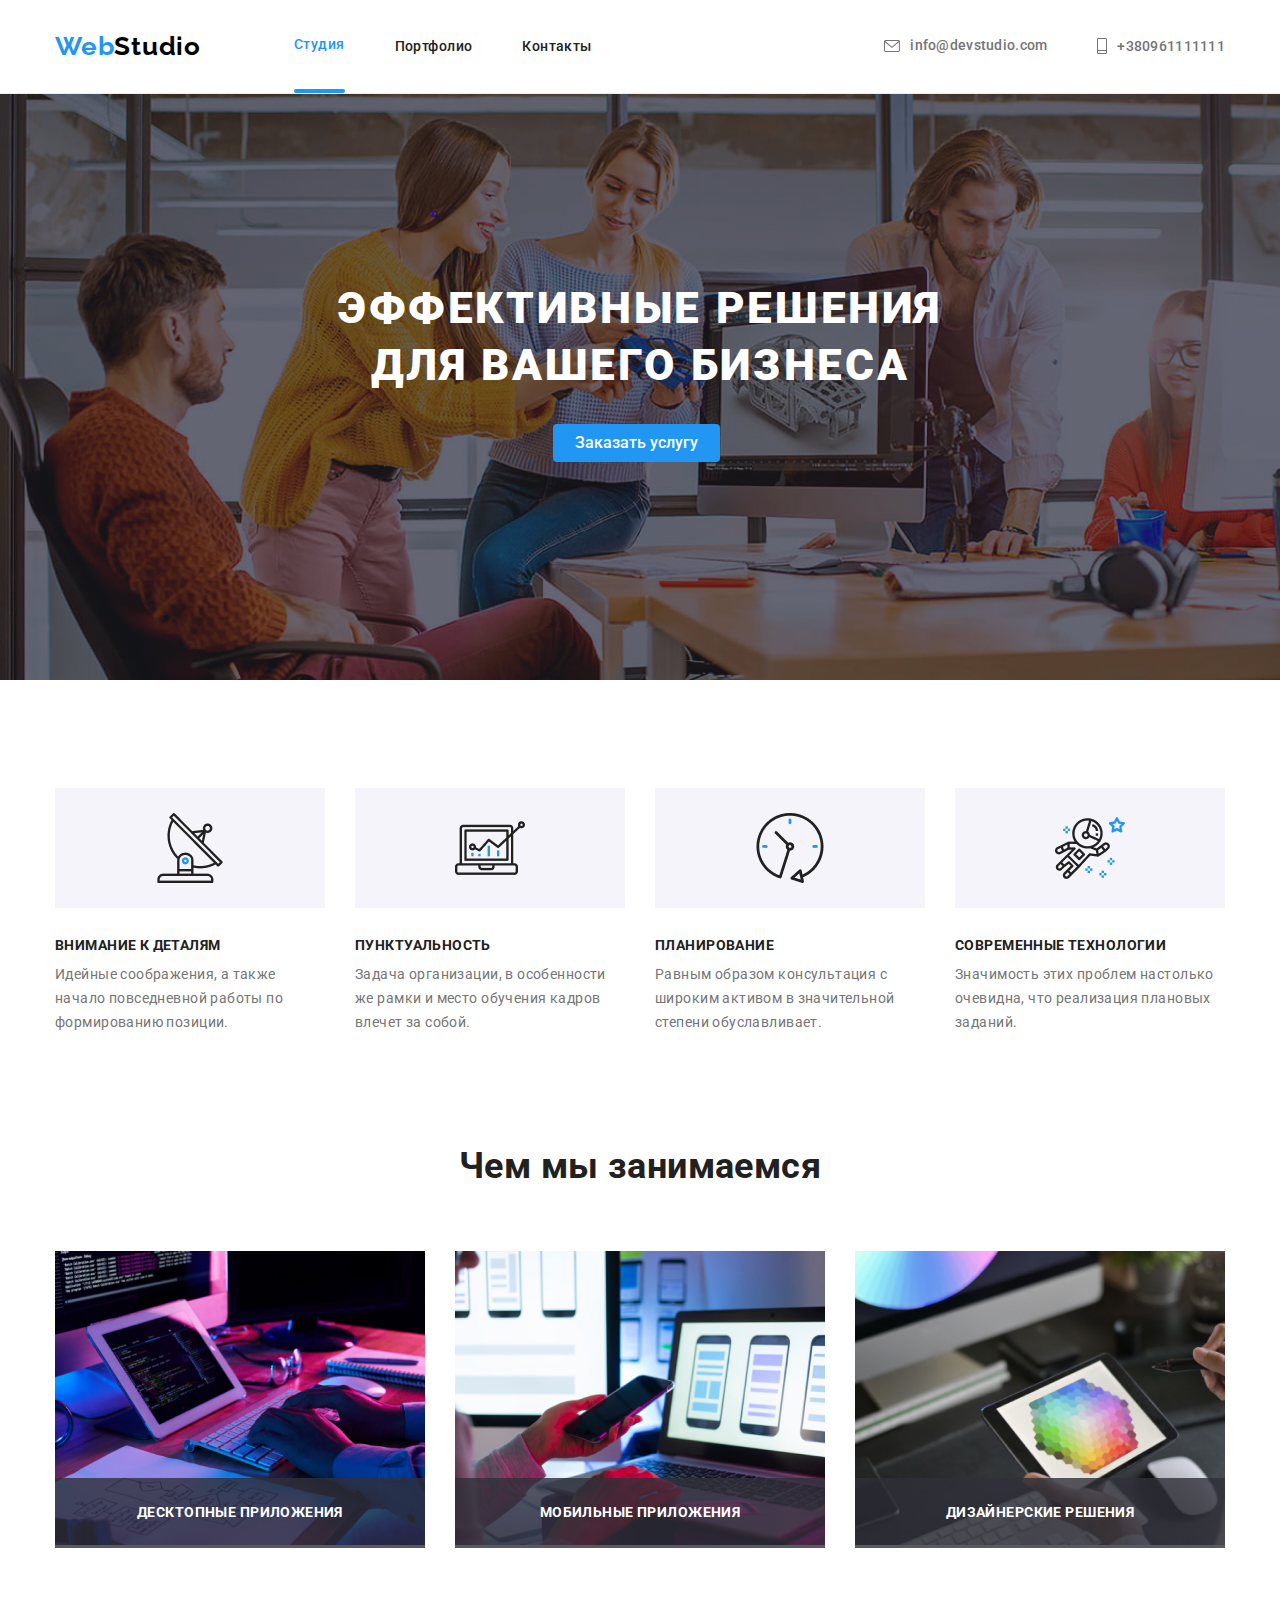
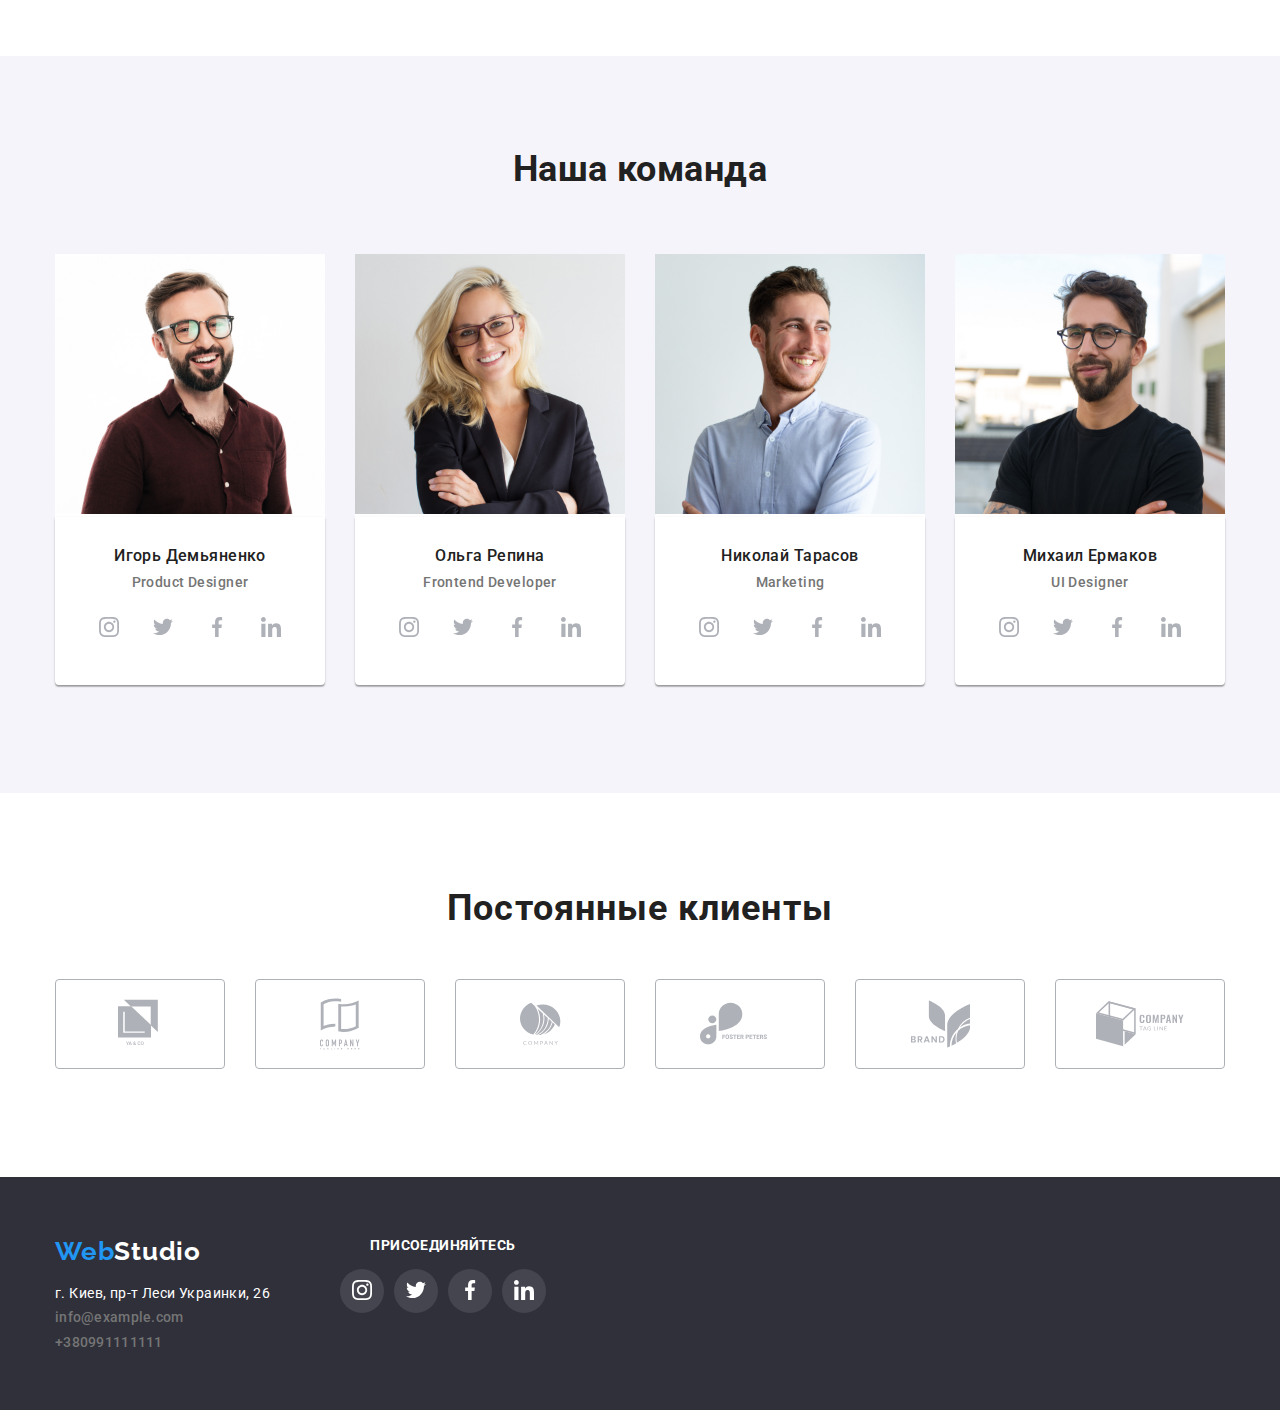
<file: index.html>
<!DOCTYPE html>
<html lang="en">
  <head>
    <meta charset="UTF-8" />
    <meta name="viewport" content="width=device-width, initial-scale=1.0" />
    <title>homwork-5</title>
    <link
      href="https://fonts.googleapis.com/css2?family=Raleway:wght@700&family=Roboto&display=swap"
      rel="stylesheet"
    />
    <link
      href="https://fonts.googleapis.com/css2?family=Raleway:wght@700&display=swap"
      rel="stylesheet"
    />
    <link
      href="https://fonts.googleapis.com/css2?family=Raleway:ital,wght@1,700&family=Roboto:ital,wght@0,500;0,700;0,900;1,400;1,500&display=swap"
      rel="stylesheet"
    />
    <link
      rel="stylesheet"
      href="https://cdnjs.cloudflare.com/ajax/libs/modern-normalize/1.0.0/modern-normalize.min.css"
    />
    <link rel="stylesheet" href="./css/common.css" />
    <link rel="stylesheet" href="./css/main.css" />
  </head>
  <body class="page">
    <header class="page-header">
      <nav class="container main-nav">
        <a href="" class="logo link">Web<span>Studio</span></a>
        <ul class="site-nav list">
          <li class="site-link active"><a class="link current" href="">Студия</a></li>
          <li class="site-link "><a class="link" href="./portfolio.html">Портфолио</a></li>
          <li class="site-link "><a class="link" href="">Контакты</a></li>
        </ul>
        <div class="address-page">
          <address class="wtapper-address">
            <a href="mailto:" class="addres icon-anvelope">
              <svg class="icon-envelope" width="16" height="12">
                <use href="./images/telem-defs.svg#icon-envelope-2"></use>
              </svg>
              info@devstudio.com</a
            >
          </address>
          <address class="wtapper-address">
            <a href="tel:" class="addres icon-smartphone">
              <svg class="icon-smartphon" width="10" height="16">
                <use href="./images/telem-defs.svg#icon-smartphone-1"></use>
              </svg>
              +380961111111</a
            >
          </address>
        </div>
      </nav>
    </header>
    <main>
      <div class="generel center">
        <h1 class="titel titel-generel">
          Эффективные решения<br />
          для вашего бизнеса
        </h1>
        <button class="button primery" data-modal-open>Заказать услугу</button>
      </div>
      <section class="section description">
        <div class="container">
          <ul class="description-list list">
            <li class="description-item icon-antenna">
              <h3 class="titel description-titel">Внимание к деталям</h3>
              <p class="text description-text">
                Идейные соображения, а также начало повседневной работы по
                формированию позиции.
              </p>
            </li>
            <li class="description-item icon-diagram">
              <h3 class="titel description-titel">Пунктуальность</h3>
              <p class="text description-text">
                Задача организации, в особенности же рамки и место обучения
                кадров влечет за собой.
              </p>
            </li>
            <li class="description-item icon-clock">
              <h3 class="titel description-titel">Планирование</h3>
              <p class="text description-text">
                Равным образом консультация с широким активом в значительной
                степени обуславливает.
              </p>
            </li>
            <li class="description-item icon-astronaut">
              <h3 class="titel description-titel">Современные технологии</h3>
              <p class="text description-text">
                Значимость этих проблем настолько очевидна, что реализация
                плановых заданий.
              </p>
            </li>
          </ul>
        </div>
           
      </section>
      <section class="section work center">
        <div class="container">
          <h2 class="titel work-titel">Чем мы занимаемся</h2>
          <ul class="work-list list">
            <li class="work-item">
              <img src="./images/about1.png" alt="" width="370" />
              <div class="wrapper-work-text">
              <h3 class="work-text">Десктопные приложения</h3>
              </div>
            </li>

            <li class="work-item">
              <img src="./images/about2.png" alt="" width="370" />
               <div class="wrapper-work-text">
                <h3 class="work-text">Мобильные приложения</h3>
                </div>
            </li>
            <li class="work-item">
              <img src="./images/about3.png" alt="" width="370" />
               <div class="wrapper-work-text">
                <h3 class="work-text">Дизайнерские решения</h3>
                </div>
            </li>
          </ul>
        </div>
      </section>

    </div>

      <section class="section team center">
        <div class="container container-team">
          <h2 class="titel team-titel">Наша команда</h2>
          <ul class="team-our list">
            <li class="team-list">
              <a href="" class="link">
                <img src="./images/team1.jpg" alt="" width="270" />
                <div class="description-team">
                  <p class="team-name text">Игорь Демьяненко</p>
                  <p class="team-position text">Product Designer</p>
                  <ul class="actions list">
                    <li>
                      <button class="icon-button">
                        <svg class="icon-social">
                          <use href="./images/sprite.svg#icon-instagram"></use>
                        </svg>
                      </button>
                    </li>
                    <li>
                      <button class="icon-button">
                        <svg class="icon-social">
                          <use href="./images/sprite.svg#icon-twitter"></use>
                        </svg>
                      </button>
                    </li>
                    <li>
                      <button class="icon-button">
                        <svg class="icon-social">
                          <use href="./images/sprite.svg#icon-facebook"></use>
                        </svg>
                      </button>
                    </li>
                    <li>
                      <button class="icon-button">
                        <svg class="icon-social">
                          <use href="./images/sprite.svg#icon-linkedin"></use>
                        </svg>
                      </button>
                    </li>
                  </ul>
                </div>
              </a>
            </li>
            <li class="team-list">
              <a href="" class="link">
                <img src="./images/team2.jpg" alt="" width="270" />
                <div class="description-team">
                  <p class="team-name text">Ольга Репина</p>
                  <p class="team-position text">Frontend Developer</p>
                  <ul class="actions list">
                    <li>
                      <button class="icon-button">
                        <svg class="icon-social">
                          <use href="./images/sprite.svg#icon-instagram"></use>
                        </svg>
                      </button>
                    </li>
                    <li>
                      <button class="icon-button">
                        <svg class="icon-social">
                          <use href="./images/sprite.svg#icon-twitter"></use>
                        </svg>
                      </button>
                    </li>
                    <li>
                      <button class="icon-button">
                        <svg class="icon-social">
                          <use href="./images/sprite.svg#icon-facebook"></use>
                        </svg>
                      </button>
                    </li>
                    <li>
                      <button class="icon-button">
                        <svg class="icon-social">
                          <use href="./images/sprite.svg#icon-linkedin"></use>
                        </svg>
                      </button>
                    </li>
                  </ul>
                </div>
              </a>
            </li>
            <li class="team-list">
              <a href="" class="link">
                <img src="./images/team3.jpg" alt="" width="270" />
                <div class="description-team">
                  <p class="team-name text">Николай Тарасов</p>
                  <p class="team-position text">Marketing</p>
                  <ul class="actions list">
                    <li>
                      <button class="icon-button">
                        <svg class="icon-social">
                          <use href="./images/sprite.svg#icon-instagram"></use>
                        </svg>
                      </button>
                    </li>
                    <li>
                      <button class="icon-button">
                        <svg class="icon-social">
                          <use href="./images/sprite.svg#icon-twitter"></use>
                        </svg>
                      </button>
                    </li>
                    <li>
                      <button class="icon-button">
                        <svg class="icon-social">
                          <use href="./images/sprite.svg#icon-facebook"></use>
                        </svg>
                      </button>
                    </li>
                    <li>
                      <button class="icon-button">
                        <svg class="icon-social">
                          <use href="./images/sprite.svg#icon-linkedin"></use>
                        </svg>
                      </button>
                    </li>
                  </ul>
                </div>
              </a>
            </li>
            <li class="team-list">
              <a href="" class="link">
                <img src="./images/team4.jpg" alt="" width="270" />
                <div class="description-team">
                  <p class="team-name text">Михаил Ермаков</p>
                  <p class="team-position text">UI Designer</p>
                  <ul class="actions list">
                    <li>
                      <button class="icon-button">
                        <svg class="icon-social">
                          <use href="./images/sprite.svg#icon-instagram"></use>
                        </svg>
                      </button>
                    </li>
                    <li>
                      <button class="icon-button">
                        <svg class="icon-social">
                          <use href="./images/sprite.svg#icon-twitter"></use>
                        </svg>
                      </button>
                    </li>
                    <li>
                      <button class="icon-button">
                        <svg class="icon-social">
                          <use href="./images/sprite.svg#icon-facebook"></use>
                        </svg>
                      </button>
                    </li>
                    <li>
                      <button class="icon-button">
                        <svg class="icon-social">
                          <use href="./images/sprite.svg#icon-linkedin"></use>
                        </svg>
                      </button>
                    </li>
                  </ul>
                </div>
              </a>
            </li>
          </ul>
        </div>
      </section>
      <section class="section clients center">
        <div class="container">
          <h2 class="titel-clients">Постоянные клиенты</h2>
          <ul class="list list-clients">
            <li class="link-clients">
              <a href="" class="logo-1">
                <svg class="svg-clients">
                  <use
                    href="./images/symbol-defs.svg#icon-logo-1"
                    width="44"
                    heidth="49"
                  ></use>
                </svg>
              </a>
            </li>
            <li class="link-clients">
              <a href="" class="logo-2">
                <svg class="svg-clients">
                  <use
                    href="./images/symbol-defs.svg#icon-logo-2-1"
                    width="40"
                    heidth="52"
                  ></use>
                </svg>
              </a>
            </li>
            <li class="link-clients">
              <a href="" class="logo-3">
                <svg class="svg-clients">
                  <use
                    href="./images/symbol-defs.svg#icon-logo-3-1"
                    width="41"
                    heidth="43"
                  ></use>
                </svg>
              </a>
            </li>
            <li class="link-clients">
              <a href="" class="logo-4">
                <svg class="svg-clients">
                  <use
                    href="./images/symbol-defs.svg#icon-logo-4"
                    width="80"
                    heidth="42"
                  ></use>
                </svg>
              </a>
            </li>
            <li class="link-clients">
              <a href="" class="logo-5">
                <svg class="svg-clients">
                  <use
                    href="./images/symbol-defs.svg#icon-logo-5-1"
                    width="59"
                    heidth="47"
                  ></use>
                </svg>
              </a>
            </li>
            <li class="link-clients">
              <a href="" class="logo-6">
                <svg class="svg-clients">
                  <use
                    href="./images/symbol-defs.svg#icon-logo-6"
                    width="88"
                    heidth="45"
                  ></use>
                </svg>
              </a>
            </li>
          </ul>
        </div>
      </section>
    </main>
    <footer class="page-footer">
      <div class="container wrapper-page-footer">
        <div class="footer-section">
          <a href="" class="logo link"> Web<span>Studio</span></a>
          <address class="address">г. Киев, пр-т Леси Украинки, 26</address>
          <address class="addres">
            <a href="mailto:" class="addres link">info@example.com</a>
          </address>
          <address class="addres">
            <a href="tel:" class="addres link">+380991111111</a>
          </address>
        </div>
        <div class="footer-icon">
          <h2 class="footer-titel">Присоединяйтесь</h2>
          <ul class="actions list">
            <li>
              <button class="icon-button icon-button-footer">
                <svg class="icon-social icon-social-footer">
                  <use href="./images/sprite.svg#icon-instagram"></use>
                </svg>
              </button>
            </li>
            <li>
              <button class="icon-button icon-button-footer">
                <svg class="icon-social icon-social-footer">
                  <use href="./images/sprite.svg#icon-twitter"></use>
                </svg>
              </button>
            </li>
            <li>
              <button class="icon-button icon-button-footer">
                <svg class="icon-social icon-social-footer">
                  <use href="./images/sprite.svg#icon-facebook"></use>
                </svg>
              </button>
            </li>
            <li>
              <button class="icon-button icon-button-footer">
                <svg class="icon-social icon-social-footer">
                  <use href="./images/sprite.svg#icon-linkedin"></use>
                </svg>
              </button>
            </li>
          </ul>
        </div>
      </div>
    </footer>
       <div class="backdrop is-hidden"  data-modal>
                <div class="modal" >
                   <button data-modal-close  class="close-btn">
                     <svg class="cross">
                       <use href="./images/symbol-x.svg#icon-Vector-1-1"
                     </svg>
                   </button>
                    </div>
              </div>

    <script src="./js/modal.js"></script>
  </body>
</html>
</file>
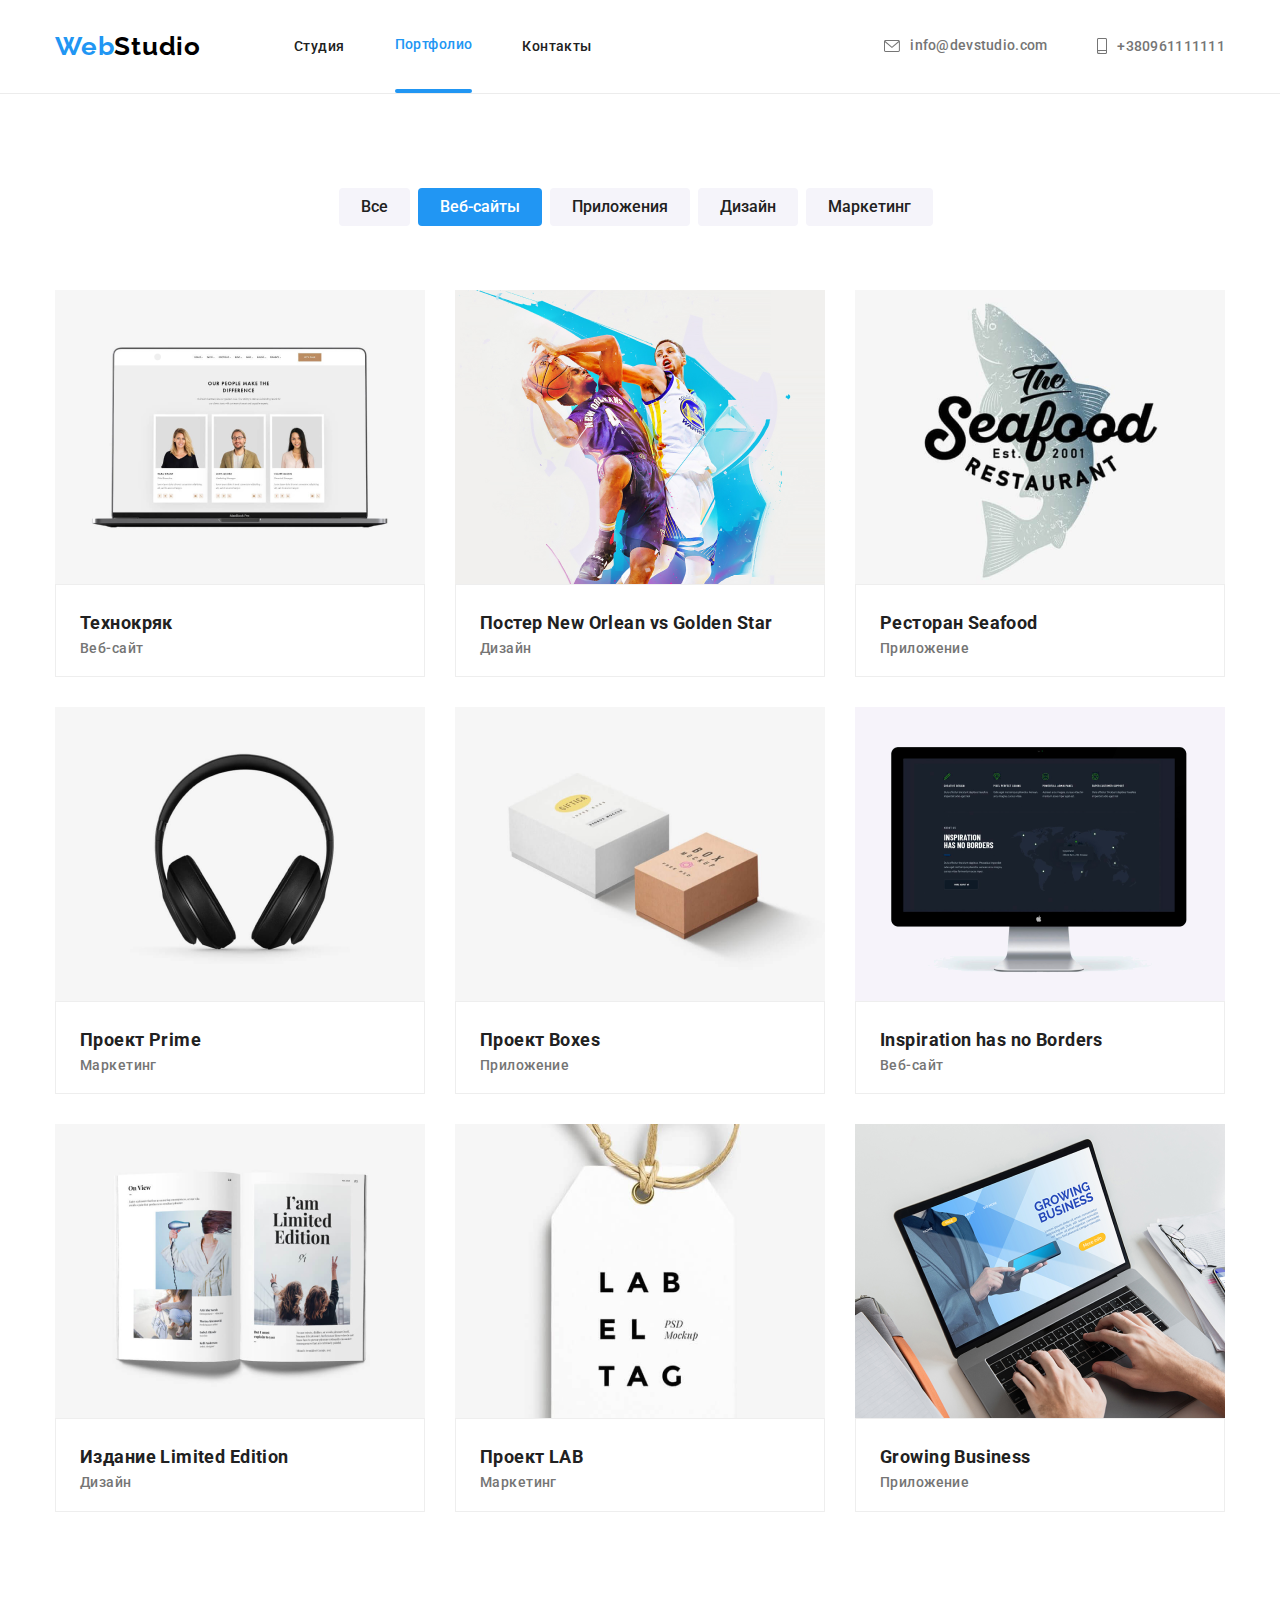
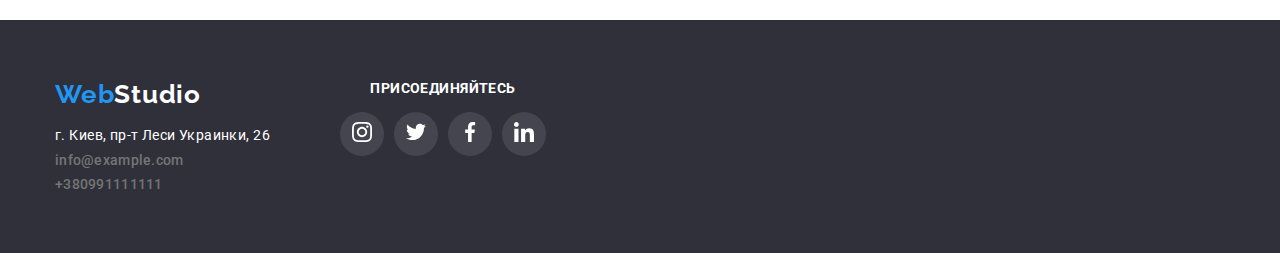
<file: portfolio.html>
<!DOCTYPE html>
<html lang="en">
  <head>
    <meta charset="UTF-8" />
    <meta name="viewport" content="width=device-width, initial-scale=1.0" />
    <title>homwork-5</title>
    <link
      href="https://fonts.googleapis.com/css2?family=Raleway:wght@700&family=Roboto&display=swap"
      rel="stylesheet"
    />
    <link
      href="https://fonts.googleapis.com/css2?family=Raleway:wght@700&display=swap"
      rel="stylesheet"
    />
    <link
      href="https://fonts.googleapis.com/css2?family=Raleway:ital,wght@1,700&family=Roboto:ital,wght@0,500;0,700;0,900;1,400;1,500&display=swap"
      rel="stylesheet"
    />
    <link rel="stylesheet" href="./css/common.css" />
    <link rel="stylesheet" href="./css/main.css" />
  </head>
  <body class="page">
    <header class="page-header">
      <nav class="container main-nav">
        <a href="" class="logo link">Web<span>Studio</span></a>
        <ul class="site-nav list">
          <li class="site-link">
            <a class="link" href="./index.html">Студия</a>
          </li>
          <li class="site-link active">
            <a class="link current" href="">Портфолио</a>
          </li>
          <li class="site-link"><a class="link" href="">Контакты</a></li>
        </ul>
        <div class="address-page">
          <address class="wtapper-address">
            <a href="mailto:" class="addres icon-anvelope">
              <svg class="icon-envelope" width="16" height="12">
                <use href="./images/telem-defs.svg#icon-envelope-2"></use>
              </svg>
              info@devstudio.com</a
            >
          </address>
          <address class="wtapper-address">
            <a href="tel:" class="addres icon-smartphone">
              <svg class="icon-smartphon" width="10" height="16">
                <use href="./images/telem-defs.svg#icon-smartphone-1"></use>
              </svg>
              +380961111111</a
            >
          </address>
        </div>
      </nav>
    </header>
    <main>
      <section class="section portfolio">
        <div class="container">
          <ul class="list iist-button center">
            <li class="button-item"><button class="button">Все</button></li>
            <li class="button-item">
              <button class="button primery">Веб-сайты</button>
            </li>
            <li class="button-item">
              <button class="button">Приложения</button>
            </li>
            <li class="button-item"><button class="button">Дизайн</button></li>
            <li class="button-item">
              <button class="button">Маркетинг</button>
            </li>
          </ul>
          <div class="container-portfolio">
            <ul class="list list-portfolio">
              <li class="product">
                <a href="#" class="link">
                  <div class="product-thumb">
                    <img
                      class="card-img"
                      src="./images/portfolio/portfolio1.png"
                      alt=""
                      width="370"
                    />
                    <div class="prodect-overlay">
                      <p class="product-text">
                        Технокряк это современная площадка распространения
                        коронавируса. Компании используют эту платформу для
                        цифрового шпионажа и атак на защищённые сервера
                        конкурентов.
                      </p>
                    </div>
                  </div>

                  <div class="description-portfolio">
                    <h3 class="titel portfolio-titel">Технокряк</h3>
                    <p class="text">Веб-сайт</p>
                  </div>
                </a>
              </li>
              <li class="product">
                <a href="#" class="link">
                  <div class="product-thumb">
                    <img
                      class="card-img"
                      src="./images/portfolio/portfolio2.png"
                      alt=""
                      width="370"
                    />
                    <div class="prodect-overlay">
                      <p class="product-text">
                        Технокряк это современная площадка распространения
                        коронавируса. Компании используют эту платформу для
                        цифрового шпионажа и атак на защищённые сервера
                        конкурентов.
                      </p>
                    </div>
                  </div>
                  <div class="description-portfolio">
                    <h3 class="titel portfolio-titel">
                      Постер New Orlean vs Golden Star
                    </h3>
                    <p class="text">Дизайн</p>
                  </div>
                </a>
              </li>
              <li class="product">
                <a href="#" class="link">
                  <div class="product-thumb">
                    <img
                      class="card-img"
                      src="./images/portfolio/portfolio3.png"
                      alt=""
                      width="370"
                    />
                    <div class="prodect-overlay">
                      <p class="product-text">
                        Технокряк это современная площадка распространения
                        коронавируса. Компании используют эту платформу для
                        цифрового шпионажа и атак на защищённые сервера
                        конкурентов.
                      </p>
                    </div>
                  </div>
                  <div class="description-portfolio">
                    <h3 class="titel portfolio-titel">Ресторан Seafood</h3>
                    <p class="text">Приложение</p>
                  </div>
                </a>
              </li>
              <li class="product">
                <a href="#" class="link">
                  <div class="product-thumb">
                    <img
                      class="card-img"
                      src="./images/portfolio/portfolio4.png"
                      alt=""
                      width="370"
                    />
                    <div class="prodect-overlay">
                      <p class="product-text">
                        Технокряк это современная площадка распространения
                        коронавируса. Компании используют эту платформу для
                        цифрового шпионажа и атак на защищённые сервера
                        конкурентов.
                      </p>
                    </div>
                  </div>
                  <div class="description-portfolio">
                    <h3 class="titel portfolio-titel">Проект Prime</h3>
                    <p class="text">Маркетинг</p>
                  </div>
                </a>
              </li>
              <li class="product">
                <a href="#" class="link">
                  <div class="product-thumb">
                    <img
                      class="card-img"
                      src="./images/portfolio/portfolio5.png"
                      alt=""
                      width="370"
                    />
                    <div class="prodect-overlay">
                      <p class="product-text">
                        Технокряк это современная площадка распространения
                        коронавируса. Компании используют эту платформу для
                        цифрового шпионажа и атак на защищённые сервера
                        конкурентов.
                      </p>
                    </div>
                  </div>
                  <div class="description-portfolio">
                    <h3 class="titel portfolio-titel">Проект Boxes</h3>
                    <p class="text">Приложение</p>
                  </div>
                </a>
              </li>
              <li class="product">
                <a href="#" class="link">
                  <div class="product-thumb">
                    <img
                      class="card-img"
                      src="./images/portfolio/portfolio6.png"
                      alt=""
                      width="370"
                    />
                    <div class="prodect-overlay">
                      <p class="product-text">
                        Технокряк это современная площадка распространения
                        коронавируса. Компании используют эту платформу для
                        цифрового шпионажа и атак на защищённые сервера
                        конкурентов.
                      </p>
                    </div>
                  </div>
                  <div class="description-portfolio">
                    <h3 class="titel portfolio-titel">
                      Inspiration has no Borders
                    </h3>
                    <p class="text">Веб-сайт</p>
                  </div>
                </a>
              </li>
              <li class="product">
                <a href="#" class="link">
                  <div class="product-thumb">
                    <img
                      class="card-img"
                      src="./images/portfolio/portfolio7.png"
                      alt=""
                      width="370"
                    />
                    <div class="prodect-overlay">
                      <p class="product-text">
                        Технокряк это современная площадка распространения
                        коронавируса. Компании используют эту платформу для
                        цифрового шпионажа и атак на защищённые сервера
                        конкурентов.
                      </p>
                    </div>
                  </div>
                  <div class="description-portfolio">
                    <h3 class="titel portfolio-titel">
                      Издание Limited Edition
                    </h3>
                    <p class="text">Дизайн</p>
                  </div>
                </a>
              </li>
              <li class="product">
                <a href="#" class="link">
                  <div class="product-thumb">
                    <img
                      class="card-img"
                      src="./images/portfolio/portfolio8.png"
                      alt=""
                      width="370"
                    />
                    <div class="prodect-overlay">
                      <p class="product-text">
                        Технокряк это современная площадка распространения
                        коронавируса. Компании используют эту платформу для
                        цифрового шпионажа и атак на защищённые сервера
                        конкурентов.
                      </p>
                    </div>
                  </div>
                  <div class="description-portfolio">
                    <h3 class="titel portfolio-titel">Проект LAB</h3>
                    <p class="text">Маркетинг</p>
                  </div>
                </a>
              </li>
              <li class="product">
                <a href="#" class="link">
                  <div class="product-thumb">
                    <img
                      class="card-img"
                      src="./images/portfolio/portfolio9.png"
                      alt=""
                      width="370"
                    />
                    <div class="prodect-overlay">
                      <p class="product-text">
                        Технокряк это современная площадка распространения
                        коронавируса. Компании используют эту платформу для
                        цифрового шпионажа и атак на защищённые сервера
                        конкурентов.
                      </p>
                    </div>
                  </div>
                  <div class="description-portfolio">
                    <h3 class="titel portfolio-titel">Growing Business</h3>
                    <p class="text">Приложение</p>
                  </div>
                </a>
              </li>
            </ul>
          </div>
        </div>
      </section>
    </main>
    <footer class="page-footer">
      <div class="container wrapper-page-footer">
        <div class="footer-section">
          <a href="" class="logo link"> Web<span>Studio</span></a>
          <address class="address">г. Киев, пр-т Леси Украинки, 26</address>
          <address class="addres">
            <a href="mailto:" class="addres link">info@example.com</a>
          </address>
          <address class="addres">
            <a href="tel:" class="addres link">+380991111111</a>
          </address>
        </div>
        <div class="footer-icon">
          <h2 class="footer-titel">Присоединяйтесь</h2>
          <ul class="actions list">
            <li>
              <button class="icon-button icon-button-footer">
                <svg class="icon-social icon-social-footer">
                  <use href="./images/sprite.svg#icon-instagram"></use>
                </svg>
              </button>
            </li>
            <li>
              <button class="icon-button icon-button-footer">
                <svg class="icon-social icon-social-footer">
                  <use href="./images/sprite.svg#icon-twitter"></use>
                </svg>
              </button>
            </li>
            <li>
              <button class="icon-button icon-button-footer">
                <svg class="icon-social icon-social-footer">
                  <use href="./images/sprite.svg#icon-facebook"></use>
                </svg>
              </button>
            </li>
            <li>
              <button class="icon-button icon-button-footer">
                <svg class="icon-social icon-social-footer">
                  <use href="./images/sprite.svg#icon-linkedin"></use>
                </svg>
              </button>
            </li>
          </ul>
        </div>
      </div>
    </footer>
  </body>
</html>
</file>
<file: css/common.css>
/* site nav */
.site-nav {
  margin: 0;
}
.site-nav a {
  color: var(--titel-text-color);
}
.site-nav a:hover,
.site-nav a:focus {
  color: var(--accent-color);
}
.site-nav .link.current {
  color: var(--accent-color);
}

.main-nav {
  display: flex;
  align-items: center;
  padding: 32px 0px;
}
.site-nav {
  align-items: center;
  margin-left: 93px;
}
.site-nav li:not(:last-child) {
  margin-right: 50px;
}

.active::after {
  position: relative;
  content: "";
  display: block;
  width: 100%;
  height: 4px;
  left: 0;
  bottom: -37px;
  background-color: var(--accent-color);
  border-radius: 2px;
  opacity: 1;
  transition: opacity 250ms cubic-bezier(0.4, 0, 0.2, 1);
}
/* .site-link:hover::after, */

.address-page {
  display: flex;
  margin-left: auto;
}
.address-page :not(:last-child) {
  margin-right: 50px;
}

/* заголовки */
.titel {
  color: var(--titel-text-color);
  font-family: Roboto;
  font-weight: bold;
  font-size: 36px;
  line-height: 1.1;
  margin: 0 auto;
}

.titel-generel {
  color: var(--primary-wight-color);
  font-size: 44px;
  line-height: 1.3;
  text-align: center;
  text-transform: uppercase;
  font-weight: 900;
  letter-spacing: 0.06em;
  margin-bottom: 30px;
}
.description-titel {
  font-size: 14px;
  line-height: 1.1;
  text-transform: uppercase;
  letter-spacing: 0.03em;
}
.portfolio-titel {
  font-size: 18px;
  line-height: 2;
}

/* секция generel */
.generel {
  /* display: flex;
  flex-wrap: wrap;*/
  align-items: center;
  background: linear-gradient(
      to right,
      rgba(47, 48, 58, 0.4),
      rgba(47, 48, 58, 0.4)
    ),
    url("./../images/generel.jpg");
  max-width: 1600px;
  height: 600px;
  padding: 200px 0px;
}

/* модальное окно */

.backdrop {
  position: fixed;
  top: 0;
  left: 0;
  width: 100%;
  height: 100%;
  background: rgba(0, 0, 0, 0.2);
  opacity: 1;
  transition: opacity 250ms cubic-bezier(0.4, 0, 0.2, 1);
  z-index: 2;
}
.is-hidden {
  opacity: 0;
  pointer-events: none;
}

.modal {
  position: absolute;
  top: 50%;
  left: 50%;
  transform: translate(-50%, -50%);
  width: 528px;
  height: 581px;
  background: #ffffff;
  box-shadow: 0px 1px 3px rgba(0, 0, 0, 0.12), 0px 1px 1px rgba(0, 0, 0, 0.14),
    0px 2px 1px rgba(0, 0, 0, 0.2);
  border-radius: 4px;
}
.close-btn {
  position: absolute;
  right: 0;
  box-sizing: border-box;
  background: #ffffff;
  border: 1px solid rgba(0, 0, 0, 0.1);
  width: 30px;
  height: 30px;
  border-radius: 50%;
  margin-top: 8px;
  margin-right: 8px;
}
.cross {
  width: 11px;
  height: 11px;
}
/* секция  description */
.description-text {
  line-height: 1.7;
}
.description {
  padding-top: 94px;
}
.description-item p {
  width: 270px;
  height: 75px;
  margin-top: 10px;
}
.description-item:not(:last-child) {
  margin-right: 30px;
}
.description-item::before {
  display: block;
  content: "";
  background-color: rgba(245, 244, 250, 1);
  height: 120px;
  margin-bottom: 30px;
  background-repeat: no-repeat;
  background-position: center;
}
.icon-antenna::before {
  background-image: url(../images/svg/antenna\ 1.png);
}
.icon-clock::before {
  background-image: url(../images/svg/clock\ 1.png);
}
.icon-diagram::before {
  background-image: url(../images/svg/diagram\ 1.png);
}
.icon-astronaut::before {
  background-image: url(../images/svg/astronaut\ 1.png);
}
/* секция work */
.work {
  padding-top: 95px;
  padding-bottom: 94px;
}
.work-item {
  position: relative;
  margin-top: 50px;
}
.work-item:not(:last-child) {
  margin-right: 30px;
}
.wrapper-work-text {
  position: absolute;
  width: 100%;
  height: 70px;
  bottom: 0;
  left: 0;
  background: rgba(47, 48, 58, 0.8);
}

.work-text {
  position: absolute;
  width: 100%;
  margin: 0;
  padding: 27px 0px 27px 0px;
  font-family: Roboto;
  font-style: normal;
  font-weight: bold;
  font-size: 14px;
  line-height: 1.1;
  text-align: center;
  letter-spacing: 0.03em;
  text-transform: uppercase;
  color: #ffffff;
}

/* секция team */
.team {
  background: var(--primary-button-color);
  padding-top: 94px;
  padding-bottom: 94px;
}
.team-name.text {
  color: var(--titel-text-color);
  font-weight: 500;
  font-size: 16px;
}
.team-list:not(:last-child) {
  margin-right: 30px;
}

.team-our {
  display: flex;
}

.team-list {
  margin-top: 50px;
  background-color: var(--primary-wight-color);
}
.description-team {
  width: 270px;
  height: 168px;
  padding: 30px 0px;
  box-shadow: 0px 1px 3px rgba(0, 0, 0, 0.12), 0px 1px 1px rgba(0, 0, 0, 0.14),
    0px 2px 1px rgba(0, 0, 0, 0.2);
  border-radius: 0px 0px 4px 4px;
}

.description-team .team-name {
  margin-bottom: 10px;
}
/*секции на страничке portfolio */
.portfolio {
  padding-top: 94px;
  padding-bottom: 94px;
}
.iist-button {
  display: flex;
  justify-content: center;
}
.button {
  margin-right: 8px;
}
.button-item {
  padding-bottom: 50px;
}
.button:not(:nth-last-child) {
  margin-right: o;
}
.list-portfolio {
  display: flex;
  flex-wrap: wrap;
}
.list-portfolio li {
  display: flex;
  width: 370px;
}
.list-portfolio li:hover {
  box-shadow: 0px 1px 1px rgba(0, 0, 0, 0.12), 0px 4px 4px rgba(0, 0, 0, 0.06),
    1px 4px 6px rgba(0, 0, 0, 0.16);
}

.list-portfolio li:not(:nth-child(3n)) {
  margin-right: 30px;
}
.list-portfolio li:not(:nth-last-child(-n + 3)) {
  margin-bottom: 30px;
}
.description-portfolio {
  border: 1px solid #eeeeee;
  box-sizing: border-box;
  padding: 20px 24px;
}
/* Ховер на иконки портфолио */

.product-text {
  position: absolute;
  display: flex;
  top: 50%;
  left: 50%;
  transform: translate(-50%, -50%);
  color: var(--primary-wight-color);
  margin: 0;
  width: 322px;
  height: 168px;
  font-family: Roboto;
  font-weight: normal;
  font-size: 18px;
  line-height: 1.5;
  letter-spacing: 0.03em;
}

.product-thumb {
  position: relative;
  overflow: hidden;
}
.prodect-overlay {
  position: absolute;
  top: 0;
  left: 0;
  width: 100%;
  height: 100%;
  background-color: rgba(33, 150, 243, 0.9);
  transform: translateY(100%);
  transition: transform 250ms cubic-bezier(0.4, 0, 0.2, 1);
}

.product:hover .prodect-overlay {
  transform: translateY(0);
}

/* кнопки */
.button {
  color: var(--titel-text-color);
  background-color: var(--primary-button-color);
  font-family: inherit;
  padding: 6px 22px;
  border-radius: 4px;
  border: none;
  font-family: Roboto;
  font-style: normal;
  font-weight: 500;
  font-size: 16px;
  line-height: 1.6;
  transition: background-color 250ms cubic-bezier(0.4, 0, 0.2, 1);
}
.button.primery {
  background-color: var(--accent-color);
  color: var(--primary-wight-color);
  padding: 6px 22px;
}

.button:hover,
.button:focus {
  background-color: var(--accent-color);
  color: var(--primary-wight-color);
}

/* футер */
.page-footer {
  background-color: #2f303a;
  padding: 60px 0px;
}
.wrapper-page-footer {
  display: flex;
}
.footer-section {
  margin-right: 70px;
}
.footer-icon {
  display: block;
  margin: 0;
}

/* фурер заголовок */
.footer-titel {
  font-family: Roboto;
  font-style: normal;
  font-weight: bold;
  font-size: 14px;
  line-height: 16px;
  letter-spacing: 0.03em;
  text-transform: uppercase;
  color: #ffffff;
  text-align: center;
  margin: 0;
}

/*address адрес */
.addres {
  color: var(--primary-text-color);
  font-family: Roboto;
  font-weight: 500;
  font-style: normal;
  letter-spacing: 0.02em;
  line-height: 1.1;
}
.icon-anvelope {
  display: flex;
  text-decoration: none;
  align-items: center;
}
.icon-envelope {
  margin-right: 10px;
  fill: var(--primary-text-color);
}
.icon-envelope:hover {
  fill: var(--accent-color);
}
.icon-smartphone {
  display: flex;
  text-decoration: none;
  align-items: center;
}
.icon-smartphon {
  margin-right: 10px;
  fill: var(--primary-text-color);
}
.wtapper-address a {
  transition: color 250ms cubic-bezier(0.4, 0, 0.2, 1);
}
.wtapper-address:hover a {
  color: var(--accent-color);
}
.wtapper-address:hover svg {
  fill: var(--accent-color);
}
.address {
  color: var(--primary-wight-color);
  font-style: normal;
  margin-top: 20px;
}
.page-footer .addres {
  margin-top: 9px;
}
/* оформление иконок инстаграм,фейсбук, твитер, линкиндын */
.actions {
  display: flex;
  justify-content: center;
  margin: 0;
  padding: 0;
  margin-top: 16px;
}

.actions li:not(:last-child) {
  margin-right: 10px;
}

.icon-button {
  display: block;
  border: none;
  width: 44px;
  height: 44px;
  border-radius: 50%;
  background-color: transparent;
  transition: background-color 250ms cubic-bezier(0.4, 0, 0.2, 1);
}

.icon-button:hover,
.icon-button:focus {
  background-color: var(--accent-color);
}
.icon-social {
  fill: var(--piimary-icon-color);
  width: 20px;
  height: 20px;
}
.icon-button:hover svg,
.icon-button:focus svg {
  fill: var(--primary-wight-color);
}
.icon-social-footer {
  fill: var(--primary-wight-color);
}
.icon-button-footer {
  background: rgba(255, 255, 255, 0.1);
}

/* сукция clients */
.clients {
  padding-top: 94px;
  padding-bottom: 94px;
}
.titel-clients {
  font-family: Roboto;
  font-style: normal;
  font-weight: bold;
  font-size: 36px;
  line-height: 42px;
  text-align: center;
  letter-spacing: 0.03em;
  color: #212121;
  margin: 0;
  margin-bottom: 50px;
}
.list-clients {
  display: flex;
  justify-content: center;
}
.list-clients li {
  display: flex;
  justify-content: center;
  width: 170px;
  height: 90px;
  border: 1px solid #afb1b8;
  box-sizing: border-box;
  border-radius: 4px;
  transition: fill 250ms cubic-bezier(0.4, 0, 0.2, 1);
}

.list-clients li:not(:last-child) {
  margin-right: 30px;
}

.list-clients li:hover,
.list-clients li:focus {
  border: 1px solid #2196f3;
}
.link-clients:hover svg,
.link-clients:focus svg {
  fill: #2196f3;
}

.svg-clients {
  fill: #afb1b8;
}

/* Оформление иконок logo clients */
.logo-1 {
  display: flex;
  width: 44px;
}
.logo-2 {
  display: flex;
  width: 40px;
}
.logo-3 {
  display: flex;
  width: 41px;
}
.logo-4 {
  display: flex;
  width: 80px;
}
.logo-5 {
  display: flex;
  width: 59px;
}
.logo-6 {
  display: flex;
  width: 88px;
}
</file>
<file: css/main.css>
:root {
  --primary-text-color: #757575;
  --titel-text-color: #212121;
  --accent-color: #2196f3;
  --primary-wight-color: #ffffff;
  --primary-button-color: #f5f4fa;
  --piimary-icon-color: #afb1b8;
}

/*цвет основного текста background: #757575;*/

/*цвет вторичного текста background: #212121;*/

/*белый цвет background: #ffffff;*/

/*акцент background: #2196F3;*/
/* первый вторичный цвет фона background: #2F303A; 
 */
/* второй вторичный цвет фона background: #F5F4FA; */
/* основной цвет букв для социальных сетей  background:  #afb1b8;*/

.page {
  color: var(--primary-text-color);
  background-color: var(--primary-wight-color);
  font-size: 14px;
  font-family: Roboto;
  font-weight: 400;
  line-height: 1.1;
  letter-spacing: 0.03em;
  padding-top: 80px;
}

.text {
  color: var(--primary-text-color);
}

html {
  box-sizing: border-box;
}
*,
*::before,
*::after {
  box-sizing: inherit;
}
body {
  margin: 0 auto;
}
/* контейнер */
.container {
  width: 1200px;
  margin-left: auto;
  margin-right: auto;
  padding-left: 15px;
  padding-right: 15px;
}

/* основные цвета сайта header foote content-team*/
.page-header {
  border-bottom: 1px solid #ececec;
  position: fixed;
  width: 100%;
  top: 0;
  left: 0;
  z-index: 1;

  background: #ffffff;
}
.page-header span {
  color: black;
}
.page-footer span {
  color: #ffffff;
}

/* цунтрирование элементов */
.center {
  text-align: center;
}
/* сброс стилей  */
.list {
  list-style: none;
  padding: 0;
  display: flex;
}
.link {
  text-decoration: none;
  font-weight: 500;
  display: block;
}
.logo {
  color: var(--accent-color);
  font-family: Raleway;
  font-weight: 700;
  font-size: 26px;
  line-height: 1.1;
  letter-spacing: 0.03em;
  font-style: normal;
}
.text {
  margin: 0 auto;
}
.card-img {
  display: block;
}
</file>
